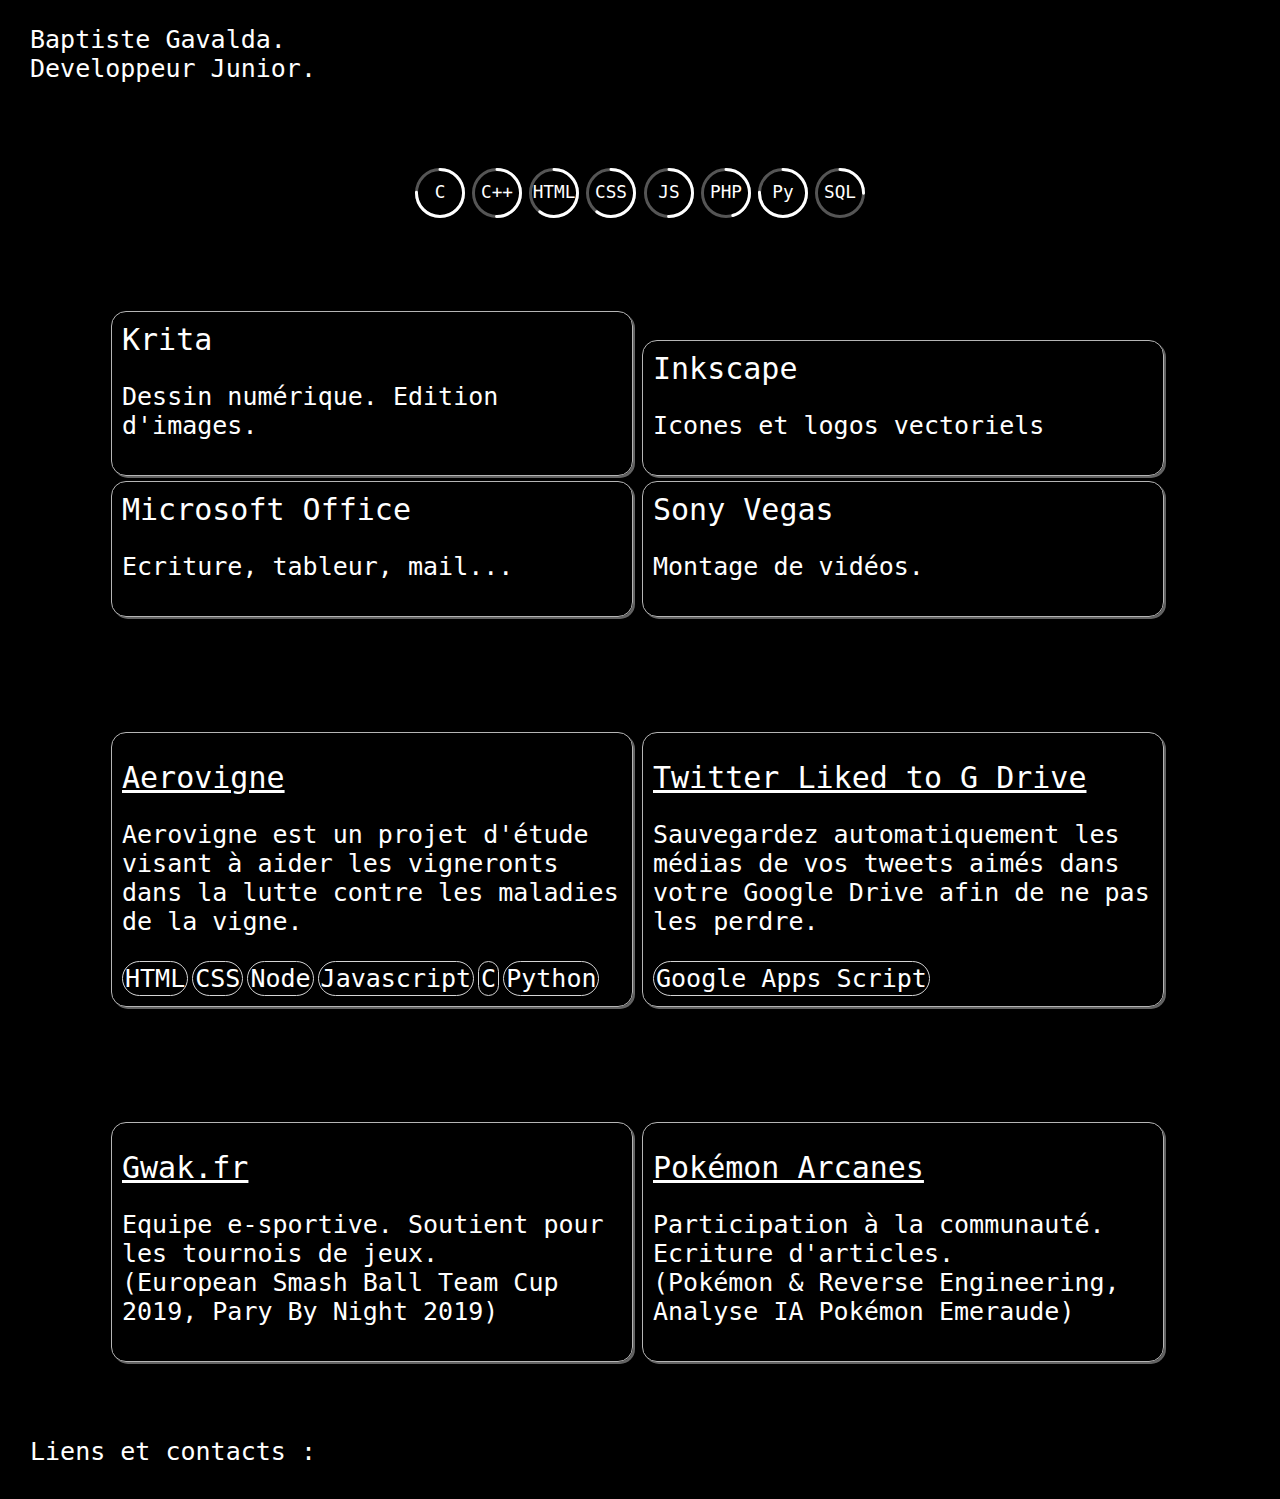
<file: index.html>
<!doctype html>
<html lang="fr">
<head>

	<meta charset="utf-8">
	<title>Baptiste Gavalda</title>
	<!--<link href="style.css" rel="stylesheet">-->
	<link href="new_style.css" rel="stylesheet">
	<link rel="icon" href="icons/favicon_white.png">

</head>

<body>

	<div>
		<!--<img src="id.png" width="250" style="float: right;"/>-->
		<p class="name">Baptiste Gavalda. <br>Developpeur Junior.</p>
	</div>
	
	<p class="skills"><center>Skills</center></p>
	<center>
		<div class="langs">
            <svg class="circle-chart" viewbox="0 0 33.83098862 33.83098862" width="50" height="50">
                <circle class="circle-chart__background" stroke-width="2" fill="none" cx="16.91549431" cy="16.91549431" r="15.91549431" />
                <text text-anchor="middle" x="50%" y="60%" fill="white">C</text>
                <circle class="circle-chart__circle" stroke-width="2" stroke-dasharray="75,100" stroke-linecap="round" fill="none" cx="16.91549431" cy="16.91549431" r="15.91549431" />
            </svg>
            <svg class="circle-chart" viewbox="0 0 33.83098862 33.83098862" width="50" height="50">
                <circle class="circle-chart__background" stroke-width="2" fill="none" cx="16.91549431" cy="16.91549431" r="15.91549431" />
                <text text-anchor="middle" x="50%" y="60%" fill="white">C++</text>
                <circle class="circle-chart__circle" stroke-width="2" stroke-dasharray="50,100" stroke-linecap="round" fill="none" cx="16.91549431" cy="16.91549431" r="15.91549431" />
            </svg>
            <svg class="circle-chart" viewbox="0 0 33.83098862 33.83098862" width="50" height="50">
                <circle class="circle-chart__background" stroke-width="2" fill="none" cx="16.91549431" cy="16.91549431" r="15.91549431" />
                <text text-anchor="middle" x="50%" y="60%" fill="white">HTML</text>
                <circle class="circle-chart__circle" stroke-width="2" stroke-dasharray="60,100" stroke-linecap="round" fill="none" cx="16.91549431" cy="16.91549431" r="15.91549431" />
            </svg>
            <svg class="circle-chart" viewbox="0 0 33.83098862 33.83098862" width="50" height="50">
                <circle class="circle-chart__background" stroke-width="2" fill="none" cx="16.91549431" cy="16.91549431" r="15.91549431" />
                <text text-anchor="middle" x="50%" y="60%" fill="white">CSS</text>
                <circle class="circle-chart__circle" stroke-width="2" stroke-dasharray="60,100" stroke-linecap="round" fill="none" cx="16.91549431" cy="16.91549431" r="15.91549431" />
            </svg>
            <svg class="circle-chart" viewbox="0 0 33.83098862 33.83098862" width="50" height="50">
                <circle class="circle-chart__background" stroke-width="2" fill="none" cx="16.91549431" cy="16.91549431" r="15.91549431" />
                <text text-anchor="middle" x="50%" y="60%" fill="white">JS</text>
                <circle class="circle-chart__circle" stroke-width="2" stroke-dasharray="50,100" stroke-linecap="round" fill="none" cx="16.91549431" cy="16.91549431" r="15.91549431" />
			</svg>
            <svg class="circle-chart" viewbox="0 0 33.83098862 33.83098862" width="50" height="50">
                <circle class="circle-chart__background" stroke-width="2" fill="none" cx="16.91549431" cy="16.91549431" r="15.91549431" />
                <text text-anchor="middle" x="50%" y="60%" fill="white">PHP</text>
                <circle class="circle-chart__circle" stroke-width="2" stroke-dasharray="45,100" stroke-linecap="round" fill="none" cx="16.91549431" cy="16.91549431" r="15.91549431" />
			</svg>
            <svg class="circle-chart" viewbox="0 0 33.83098862 33.83098862" width="50" height="50">
                <circle class="circle-chart__background" stroke-width="2" fill="none" cx="16.91549431" cy="16.91549431" r="15.91549431" />
                <text text-anchor="middle" x="50%" y="60%" fill="white">Py</text>
                <circle class="circle-chart__circle" stroke-width="2" stroke-dasharray="75,100" stroke-linecap="round" fill="none" cx="16.91549431" cy="16.91549431" r="15.91549431" />
			</svg>
            <svg class="circle-chart" viewbox="0 0 33.83098862 33.83098862" width="50" height="50">
                <circle class="circle-chart__background" stroke-width="2" fill="none" cx="16.91549431" cy="16.91549431" r="15.91549431" />
                <text text-anchor="middle" x="50%" y="60%" fill="white">SQL</text>
                <circle class="circle-chart__circle" stroke-width="2" stroke-dasharray="25,100" stroke-linecap="round" fill="none" cx="16.91549431" cy="16.91549431" r="15.91549431" />
			</svg>
			
			<!--
			<img src="icons/lang_c.svg" width="75"><img src="icons/lang_cpp.svg" width="75"><br>
			<img src="icons/lang_html.svg" width="75"><img src="icons/lang_css.svg" width="75"><img src="icons/lang_js.svg" width="75"><br>
			<img src="icons/lang_python.svg" width="75"><img src="icons/lang_sql.svg" width="75">
			-->
		</div>
	</center>

	<div class="deck">

		<p class="title"><center>Non-Programming Softwares</center></p>
		<div class="card">
			<p class="card-name">Krita</p>
			<p class="card-desciption">
				Dessin numérique. Edition d'images.
			</p>
		</div>
		<div class="card">
			<p class="card-name">Inkscape</p>
			<p class="card-desciption">
				Icones et logos vectoriels
			</p>
		</div>
		<div class="card">
			<p class="card-name">Microsoft Office</p>
			<p class="card-desciption">
				Ecriture, tableur, mail...
			</p>
		</div>
		<div class="card">
			<p class="card-name">Sony Vegas</p>
			<p class="card-desciption">
				Montage de vidéos.
			</p>
		</div>
		
	</div>

	<div class="deck">
		<p class="title"><center>Projets</center></p>
		
		<div class="card">
			<a href="https://eip.epitech.eu/2019/aerovigne/">Aerovigne<img src="icons/icon_aerovigne.svg" height="45"></a>
			<p class="card-desciption">
				Aerovigne est un projet d'étude visant à aider les vigneronts dans la lutte contre les maladies de la vigne.
			</p>
				<div class="lang"><p class="lang-name">HTML</p></div>
				<div class="lang"><p class="lang-name">CSS</p></div>
				<div class="lang"><p class="lang-name">Node</p></div>
				<div class="lang"><p class="lang-name">Javascript</p></div>
				<div class="lang"><p class="lang-name">C</p></div>
				<div class="lang"><p class="lang-name">Python</p></div>
		</div>
		<div class="card">
		<a href="https://github.com/BaptisteGavalda/Twitter-Liked-Images-saver">Twitter Liked to G Drive<img src="icons/icon_twitterliked.svg" height="45" alt="logo"></a>
			<p class="card-desciption">
				Sauvegardez automatiquement les médias de vos tweets aimés dans votre Google Drive afin de ne pas les perdre.
			</p>
				<div class="lang"><p class="lang-name">Google Apps Script</p></div>
		</div>
	</div>
	
	<div class="deck">

		<p class="title"><center>Communautés</center></p>

		<div class="card">
			<a href="https://gwak.fr/">Gwak.fr<img src="icons/icon_gwak.svg" height="45"></a>
			<!--<p class="card-name"></p>-->
			<p class="card-description">
				Equipe e-sportive. Soutient pour les tournois de jeux.<br>(European Smash Ball Team Cup 2019, Pary By Night 2019)
			</p>
		</div>

		<div class="card">
			<a href="http://pokemonarcanes.fr/">Pokémon Arcanes<img src="icons/icon_arcanes.svg" height="45"></a>
			<!--<p class="card-name"></p>-->
			<p class="card-description">
				Participation à la communauté. Ecriture d'articles.<br>(Pokémon & Reverse Engineering, Analyse IA Pokémon Emeraude)
			</p>
		</div>

	</div>

</body>
<footer>
	<p>Liens et contacts :</p>
	<a href="mailto:baptiste.gavalda@epitech.eu"><img src="icons/icon_mail.svg" height="45"></a>
	<a href="https://github.com/BaptisteGavalda"><img src="icons/icon_github.svg" height="45"></a>
	<a href="https://stackoverflow.com/users/story/5190067"><img src="icons/icon_stackoverflow.svg" height="45"></a>
	<a href="https://fr.linkedin.com/in/baptiste-gavalda-5b8762132"><img src="icons/icon_linkedin.svg" height="45"></a>
</footer>
</html>
</file>
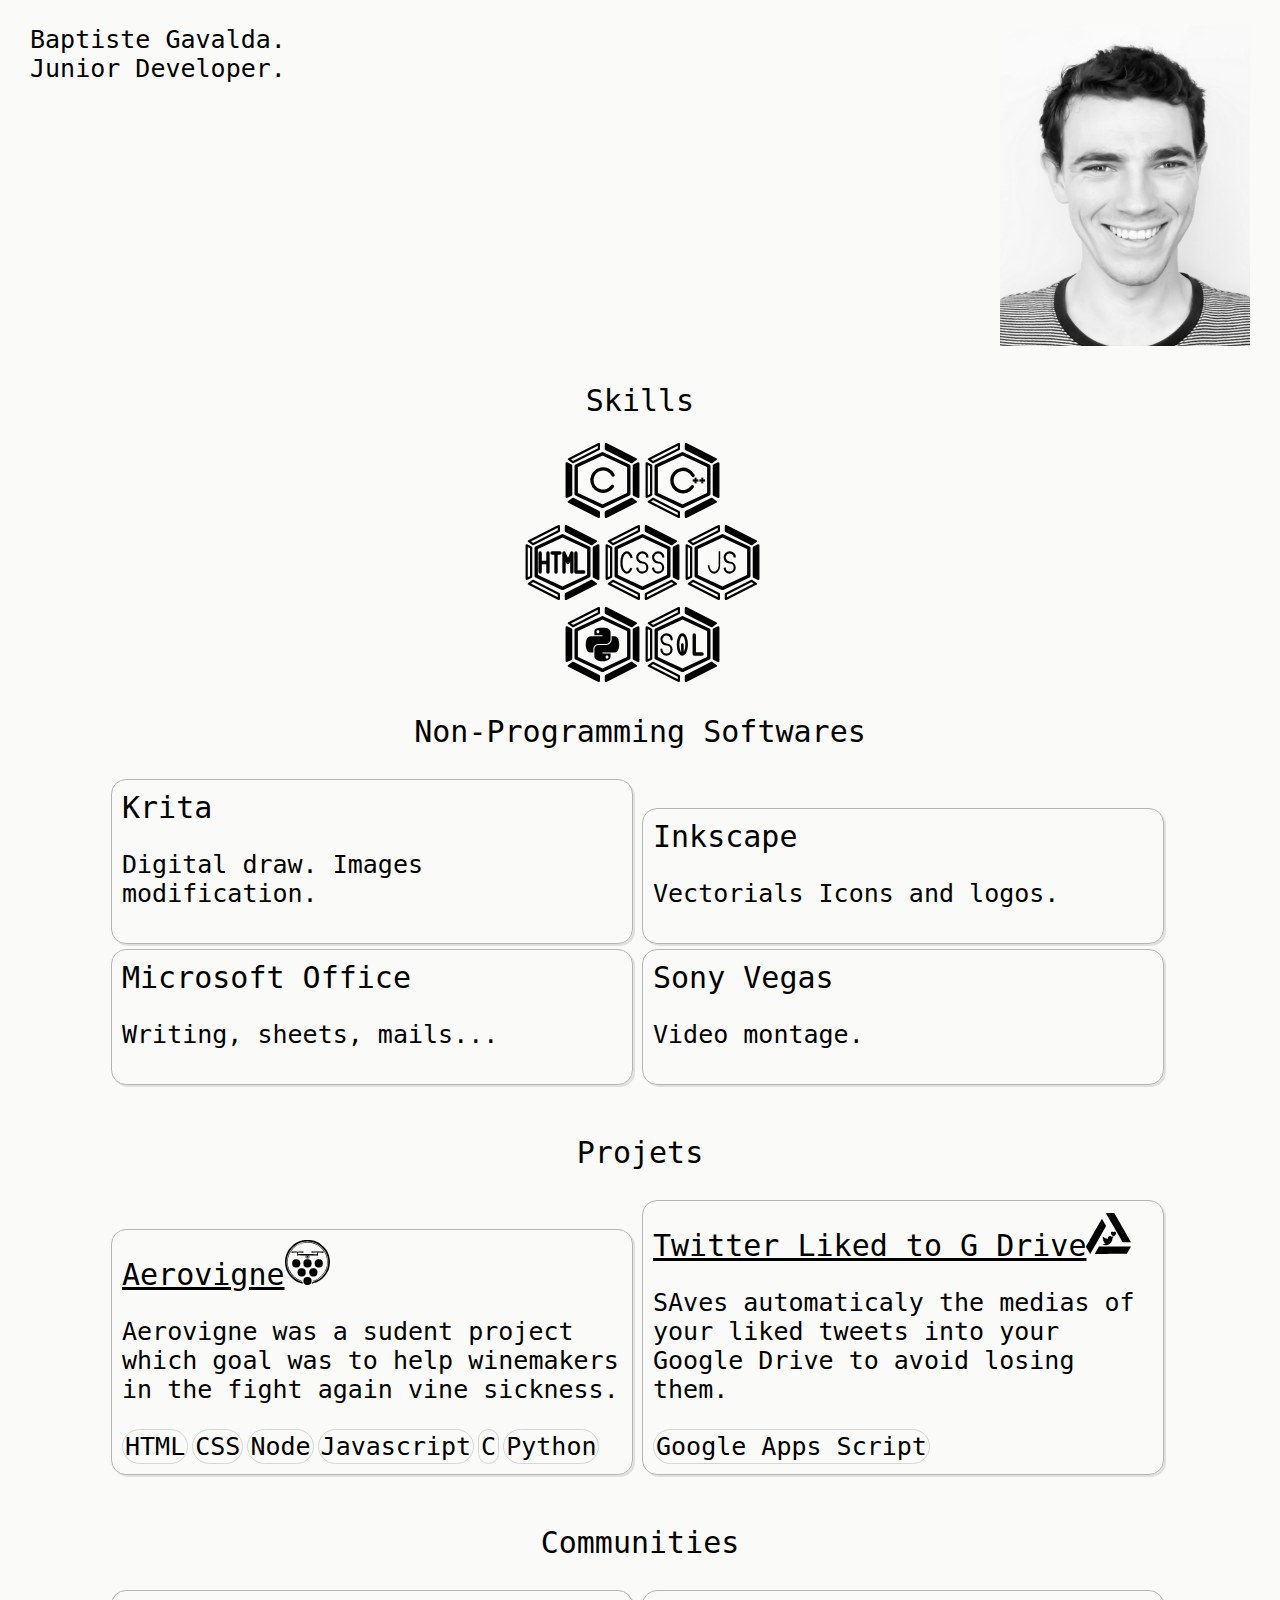
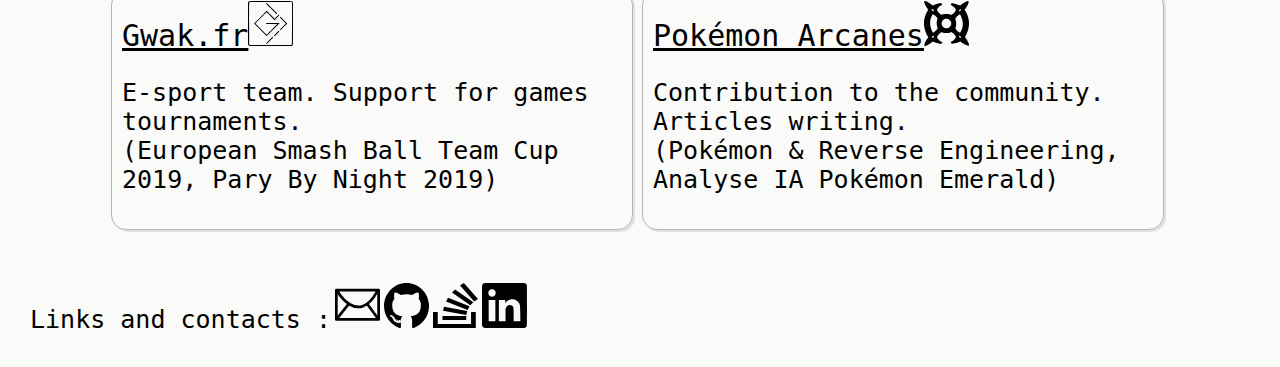
<file: en/index.html>
<!doctype html>
<html lang="fr">
<head>

	<meta charset="utf-8">
	<title>Baptiste Gavalda</title>
	<link href="../style.css" rel="stylesheet">
	<link rel="icon" href="../icons/favicon_white.png">

</head>

<body>

		<div>
			<img src="../id.png" width="250" style="float: right;"/>
			<p class="name">Baptiste Gavalda. <br>Junior Developer.</p>
		</div>
	
	<p class="skills"><center>Skills</center></p>
	<center>
		<div class="langs">
			<img src="../icons/lang_c.svg" width="75"><img src="../icons/lang_cpp.svg" width="75"><br>
			<img src="../icons/lang_html.svg" width="75"><img src="../icons/lang_css.svg" width="75"><img src="../icons/lang_js.svg" width="75"><br>
			<img src="../icons/lang_python.svg" width="75"><img src="../icons/lang_sql.svg" width="75">
		</div>
	</center>

	<div class="deck">

		<p class="title"><center>Non-Programming Softwares</center></p>
		<div class="card">
			<p class="card-name">Krita</p>
			<p class="card-desciption">
				Digital draw. Images modification.
			</p>
		</div>
		<div class="card">
			<p class="card-name">Inkscape</p>
			<p class="card-desciption">
				Vectorials Icons and logos.
			</p>
		</div>
		<div class="card">
			<p class="card-name">Microsoft Office</p>
			<p class="card-desciption">
				Writing, sheets, mails...
			</p>
		</div>
		<div class="card">
			<p class="card-name">Sony Vegas</p>
			<p class="card-desciption">
				Video montage.
			</p>
		</div>
		
	</div>

	<div class="deck">
		<p class="title"><center>Projets</center></p>
		
		<div class="card">
			<a href="https://eip.epitech.eu/2019/aerovigne/">Aerovigne<img src="../icons/icon_aerovigne.svg" height="45"></a>
			<p class="card-desciption">
				Aerovigne was a sudent project which goal was to help winemakers in the fight again vine sickness.
			</p>
				<div class="lang"><p class="lang-name">HTML</p></div>
				<div class="lang"><p class="lang-name">CSS</p></div>
				<div class="lang"><p class="lang-name">Node</p></div>
				<div class="lang"><p class="lang-name">Javascript</p></div>
				<div class="lang"><p class="lang-name">C</p></div>
				<div class="lang"><p class="lang-name">Python</p></div>
		</div>
		<div class="card">
		<a href="https://github.com/BaptisteGavalda/Twitter-Liked-Images-saver">Twitter Liked to G Drive<img src="../icons/icon_twitterliked.svg" height="45" alt="logo"></a>
			<p class="card-desciption">
				SAves automaticaly the medias of your liked tweets into your Google Drive to avoid losing them.
			</p>
				<div class="lang"><p class="lang-name">Google Apps Script</p></div>
		</div>
	</div>
	
	<div class="deck">

		<p class="title"><center>Communities</center></p>

		<div class="card">
			<a href="https://gwak.fr/">Gwak.fr<img src="../icons/icon_gwak.svg" height="45"></a>
			<p class="card-description">
				E-sport team. Support for games tournaments.<br>(European Smash Ball Team Cup 2019, Pary By Night 2019)
			</p>
		</div>

		<div class="card">
			<a href="http://pokemonarcanes.fr/">Pokémon Arcanes<img src="../icons/icon_arcanes.svg" height="45"></a>
			<p class="card-description">
				Contribution to the community. Articles writing.<br>(Pokémon & Reverse Engineering, Analyse IA Pokémon Emerald)
			</p>
		</div>

	</div>

</body>
<footer>
	<p>Links and contacts :</p>
	<a href="mailto:baptiste.gavalda@epitech.eu"><img src="../icons/icon_mail.svg" height="45"></a>
	<a href="https://github.com/BaptisteGavalda"><img src="../icons/icon_github.svg" height="45"></a>
	<a href="https://stackoverflow.com/users/story/5190067"><img src="../icons/icon_stackoverflow.svg" height="45"></a>
	<a href="https://www.linkedin.com/in/baptiste-gavalda-5b8762132/?locale=en_US"><img src="../icons/icon_linkedin.svg" height="45"></a>
</footer>
</html>
</file>
<file: style.css>
body {
	background-color: #fafaf8;
	margin-left: 30px;
	margin-right: 30px;	
}

p {
	font-family: DejaVu Sans Mono, monospace;
	color: #000000;
	font-size: 25px;
}

center {
	font-family: DejaVu Sans Mono, monospace;
	color: #000000;
	font-size: 30px;
}

.langs img {
	margin-left: 5px;
}

.skills {
	margin-top: 300px;
}

.title {
	/*margin-top: 100px;*/
}

a {
	font-family: DejaVu Sans Mono, monospace;
	font-size: 30px;
	color: #000000;
	text-decoration: underline;
	display:inline-block;
	margin: 0;
}

a:hover {
	color: #84739c;
}

a:active {
	color: #000000;
}

#id {
	float: right;
	clear: right;
}

footer {
	bottom: 0;
	margin-top: 50px;
}

footer p {
	display:inline-block;
}

.deck {
	text-align: center;
	margin-bottom: 50px;
}

.card {
	width:500px;

	border-style: solid;
	border-width: 1px;
	border-color: #B5B5B5;
	box-shadow: 2px 2px rgba(197, 197, 197, 0.5);
	border-radius: 15px;

	padding: 10px;
	margin-top: 5px;
	margin-right: 5px;
	display: inline-block;
	
	text-align: left;
	
	transition: tansform .2s;
}

.card:hover {
	transform: scale(1.01);
}

.card-name {
	font-family: DejaVu Sans Mono, monospace;
	font-size: 30px;
	display:inline-block;
	margin: 0;
	/*padding:0px;*/
}

.lang {
	border-style: solid;
	border-width: 1px;
	border-color: #D5D5D5;
	border-radius: 50px;

	padding: 0px;
	margin-top: 0px;
	margin-bottom: 0px;
	display: inline-block;
}

.lang-name {
	margin: 2px;
}
</file>
<file: new_style.css>
body {
	background-color: black;
	margin-left: 30px;
	margin-right: 30px;	
}

p {
	font-family: DejaVu Sans Mono, monospace;
	color: white;
	font-size: 25px;
}

center {
	font-family: DejaVu Sans Mono, monospace;
	color: #000000;
	font-size: 30px;
}

.langs {
	font-size: 12px;
}

.langs img {
	margin-left: 5px;
}

a {
	font-family: DejaVu Sans Mono, monospace;
	font-size: 30px;
	color: white;
	text-decoration: underline;
	display:inline-block;
	margin: 0;
}

a:hover {
	color: #CCCCCC;
}

a:active {
	color: #000000;
}

#id {
	float: right;
	clear: right;
}

footer {
	bottom: 0;
	margin-top: 50px;
}

footer p {
	display:inline-block;
}

.deck {
	text-align: center;
	margin-bottom: 50px;
}

.card {
	width:500px;

	border-style: solid;
	border-width: 1px;
	border-color: #B5B5B5;
	box-shadow: 2px 2px rgba(197, 197, 197, 0.5);
	border-radius: 15px;

	padding: 10px;
	margin-top: 5px;
	margin-right: 5px;
	display: inline-block;
	
	text-align: left;
	
	transition: tansform .2s;
}

.card:hover {
	transform: scale(1.01);
}

.card-name {
	font-family: DejaVu Sans Mono, monospace;
	font-size: 30px;
	display:inline-block;
	margin: 0;
	/*padding:0px;*/
}

.lang {
	border-style: solid;
	border-width: 1px;
	border-color: #D5D5D5;
	border-radius: 50px;

	padding: 0px;
	margin-top: 0px;
	margin-bottom: 0px;
	display: inline-block;
}

.lang-name {
	margin: 2px;
}

.circle-chart__circle {
    animation: circle-chart-fill 2s reverse;
    transform: rotate(-90deg);
    transform-origin: center;
  }
  
@keyframes circle-chart-fill {
    to { stroke-dasharray: 0 100; }
}

.circle-chart__background {
    stroke: #555555;
}

.circle-chart__circle {
    stroke: white;
}
</file>
